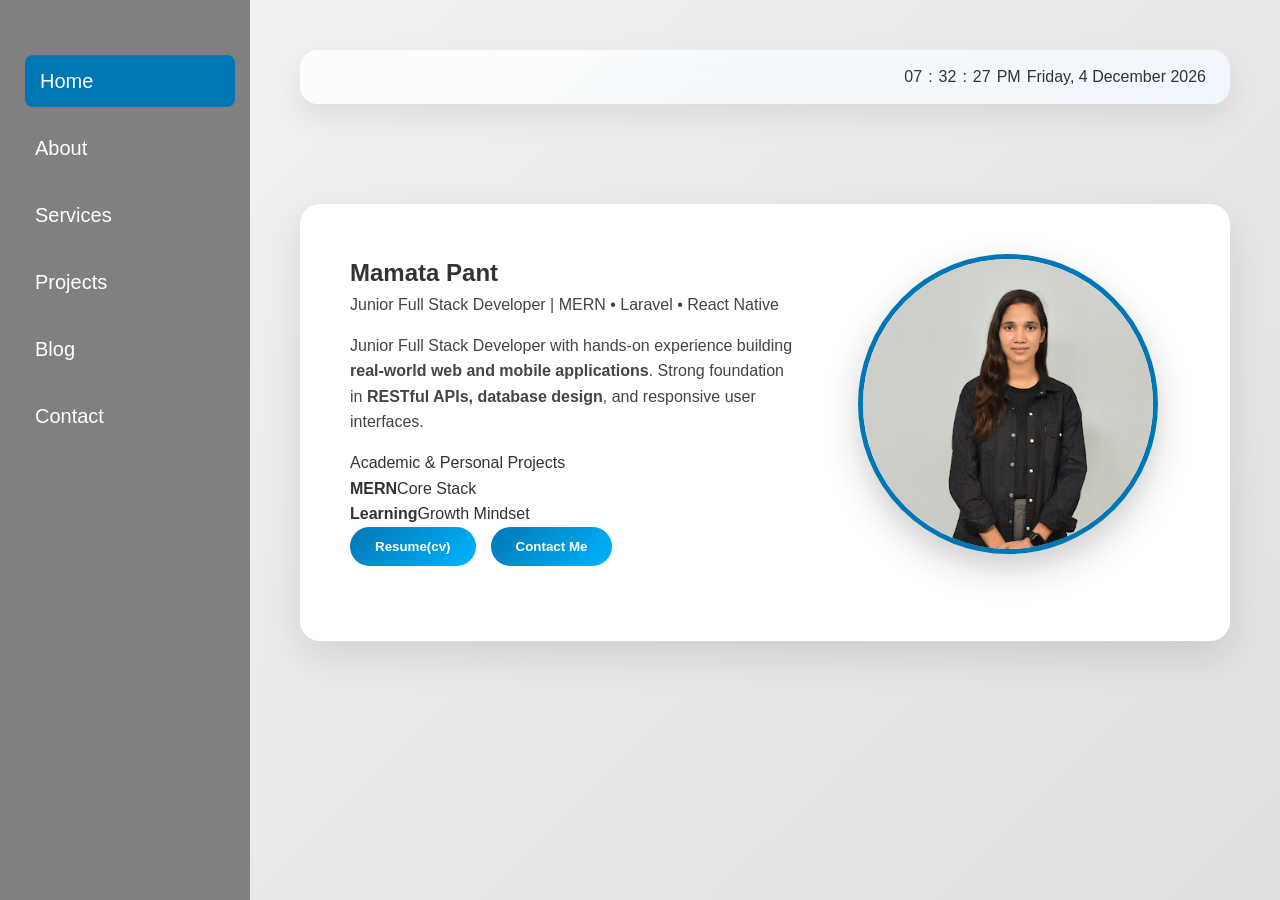
<file: frontend/index.html>
<!DOCTYPE html>
<html lang="en">
<head>
<meta charset="UTF-8">
<meta name="viewport" content="width=device-width, initial-scale=1.0">
<title>Mamata Pant | Junior Full Stack Developer</title>
<link rel="stylesheet" href="style.css">
</head>
<body>

 <div class="menu-toggle">
  <img src="hamburger.png" alt="Menu" id="open-menu">
  <img src="cross.jpg" alt="Close" id="close-menu" style="display:none;">
</div>

<div class="container">

<aside class="sidebar">
 
  <nav>
    <ul>
      <li><a class="active" href="index.html">Home</a></li>
      <li><a href="about.html">About</a></li>
      <li><a href="services.html">Services</a></li>
      <li><a href="projects.html">Projects</a></li>
      <li><a href="blog.html">Blog</a></li>
      <li><a href="contact.html">Contact</a></li>
    </ul>
  </nav>
</aside>

<main class="main">
  <!-- ===== Live Date & Time ===== -->
<div class="clock-container">
  <div class="time-box" id="hour">00</div>
  <span>:</span>
  <div class="time-box" id="minute">00</div>
  <span>:</span>
  <div class="time-box" id="second">00</div>
  <div class="ampm-box" id="ampm">AM</div>
  <div class="date-text" id="full-date"></div>
</div>

<section class="infoContainer">

<div class="devInfo">
  <h1 class="hero-name">Mamata Pant</h1>

  <p class="hero-title">
    Junior Full Stack Developer | MERN • Laravel • React Native
  </p>

  <p class="hero-summary">
    Junior Full Stack Developer with hands-on experience building
    <strong>real-world web and mobile applications</strong>.
    Strong foundation in <strong>RESTful APIs, database design</strong>,
    and responsive user interfaces.
  </p>

  <div class="hero-stats">
    <div><span>Academic & Personal Projects</span></div>
    <div><strong>MERN</strong><span>Core Stack</span></div>
    <div><strong>Learning</strong><span>Growth Mindset</span></div>
  </div>

  <div class="buttons">
    <a href="resume.html"><button class="btn">Resume(cv)</button></a>
    <a href="contact.html"><button class="btn secondary">Contact Me</button></a>
  </div>
</div>

<div class="devPic">
  <img src="me.jpg" alt="Mamata Pant">
</div>

</section>
</main>

</div>

<script src="index.js"></script>
</body>
</html>
</file>
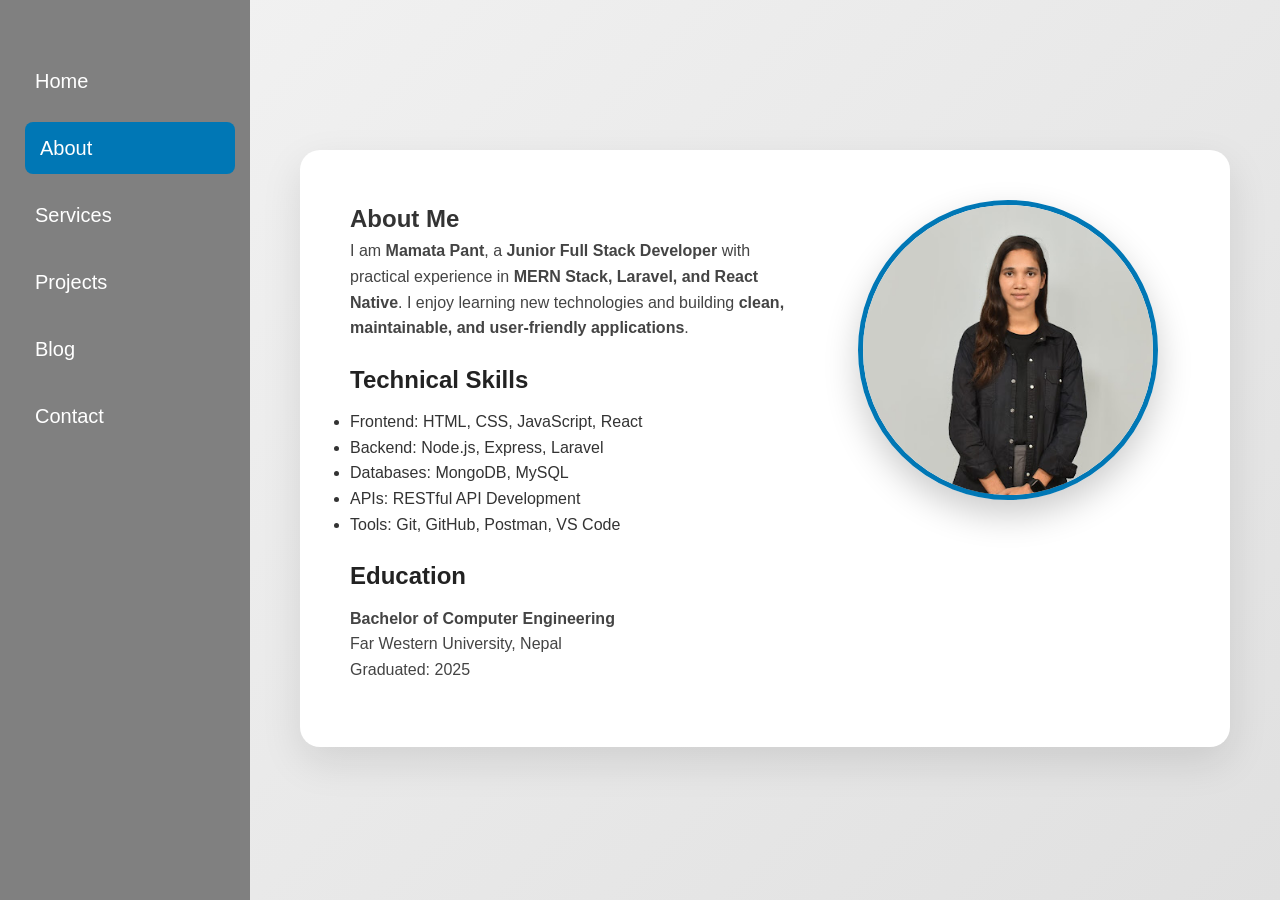
<file: frontend/about.html>
<!DOCTYPE html>
<html lang="en">
<head>
<meta charset="UTF-8">
<title>About | Mamata Pant</title>
<link rel="stylesheet" href="style.css">
</head>
<body>

<div class="container">
<aside class="sidebar">
<nav>
<ul>
<li><a href="index.html">Home</a></li>
<li><a class="active" href="about.html">About</a></li>
<li><a href="services.html">Services</a></li>
<li><a href="projects.html">Projects</a></li>
 <li><a href="blog.html">Blog</a></li>
<li><a href="contact.html">Contact</a></li>
</ul>
</nav>
</aside>

<main class="main">
<section class="infoContainer">

<div class="devInfo">
<h1>About Me</h1>

<p>
I am <strong>Mamata Pant</strong>, a <strong>Junior Full Stack Developer</strong>
with practical experience in <strong>MERN Stack, Laravel, and React Native</strong>.
I enjoy learning new technologies and building
<strong>clean, maintainable, and user-friendly applications</strong>.
</p>

<h2>Technical Skills</h2>
<ul class="list">
<li>Frontend: HTML, CSS, JavaScript, React</li>
<li>Backend: Node.js, Express, Laravel</li>
<li>Databases: MongoDB, MySQL</li>
<li>APIs: RESTful API Development</li>
<li>Tools: Git, GitHub, Postman, VS Code</li>
</ul>

<h2>Education</h2>
<p>
<strong>Bachelor of Computer Engineering</strong><br>
Far Western University, Nepal<br>
Graduated: 2025
</p>

</div>

<div class="devPic">
<img src="me.jpg">
</div>

</section>
</main>
</div>

</body>
</html>
</file>
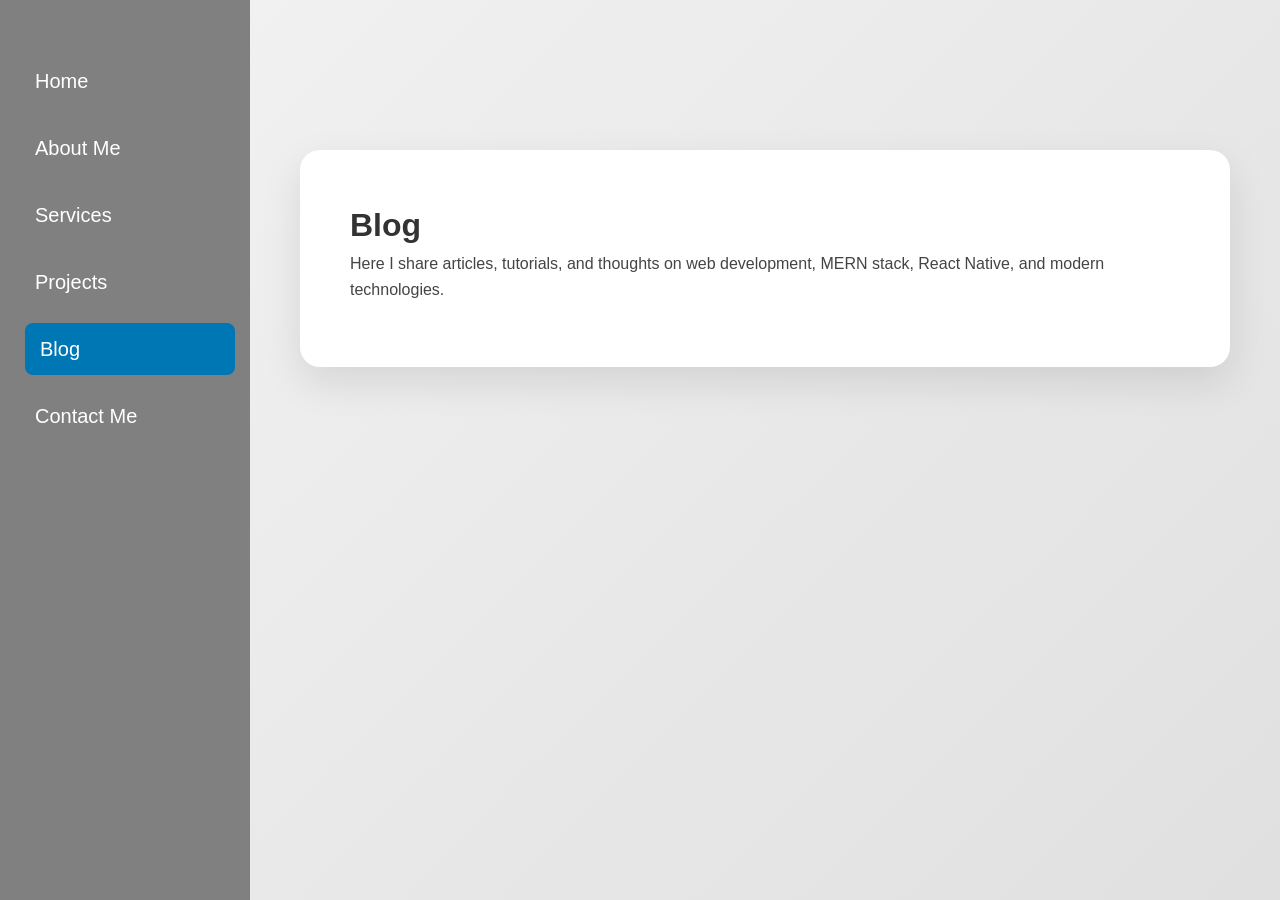
<file: frontend/blog.html>
<!DOCTYPE html>
<html lang="en">
<head>
<meta charset="UTF-8">
<meta name="viewport" content="width=device-width, initial-scale=1.0">
<title>Blog | Mamata Pant</title>
<link rel="stylesheet" href="style.css">
</head>
<body>

<div class="menu-toggle">
    <img src="hamburger.png" alt="Menu" id="open-menu">
    <img src="cross.jpg" alt="Close" id="close-menu" style="display:none;">
</div>

<div class="container">
    <div class="sidebar">
        <nav>
            <ul>
                <li><a href="index.html">Home</a></li>
                <li><a href="about.html">About Me</a></li>
                <li><a href="services.html">Services</a></li>
                <li><a href="projects.html">Projects</a></li>
                <li><a href="blog.html" class="active">Blog</a></li>
                <li><a href="contact.html">Contact Me</a></li>
            </ul>
        </nav>
    </div>

    <div class="main">
        <div class="infoContainer">
            <div class="devInfo">
                <h1>Blog</h1>
                <p>
                    Here I share articles, tutorials, and thoughts on web development, MERN stack, React Native, and modern technologies.
                </p>
            </div>
        </div>
    </div>
</div>
<script src="index.js"></script>
</body>
</html>
</file>
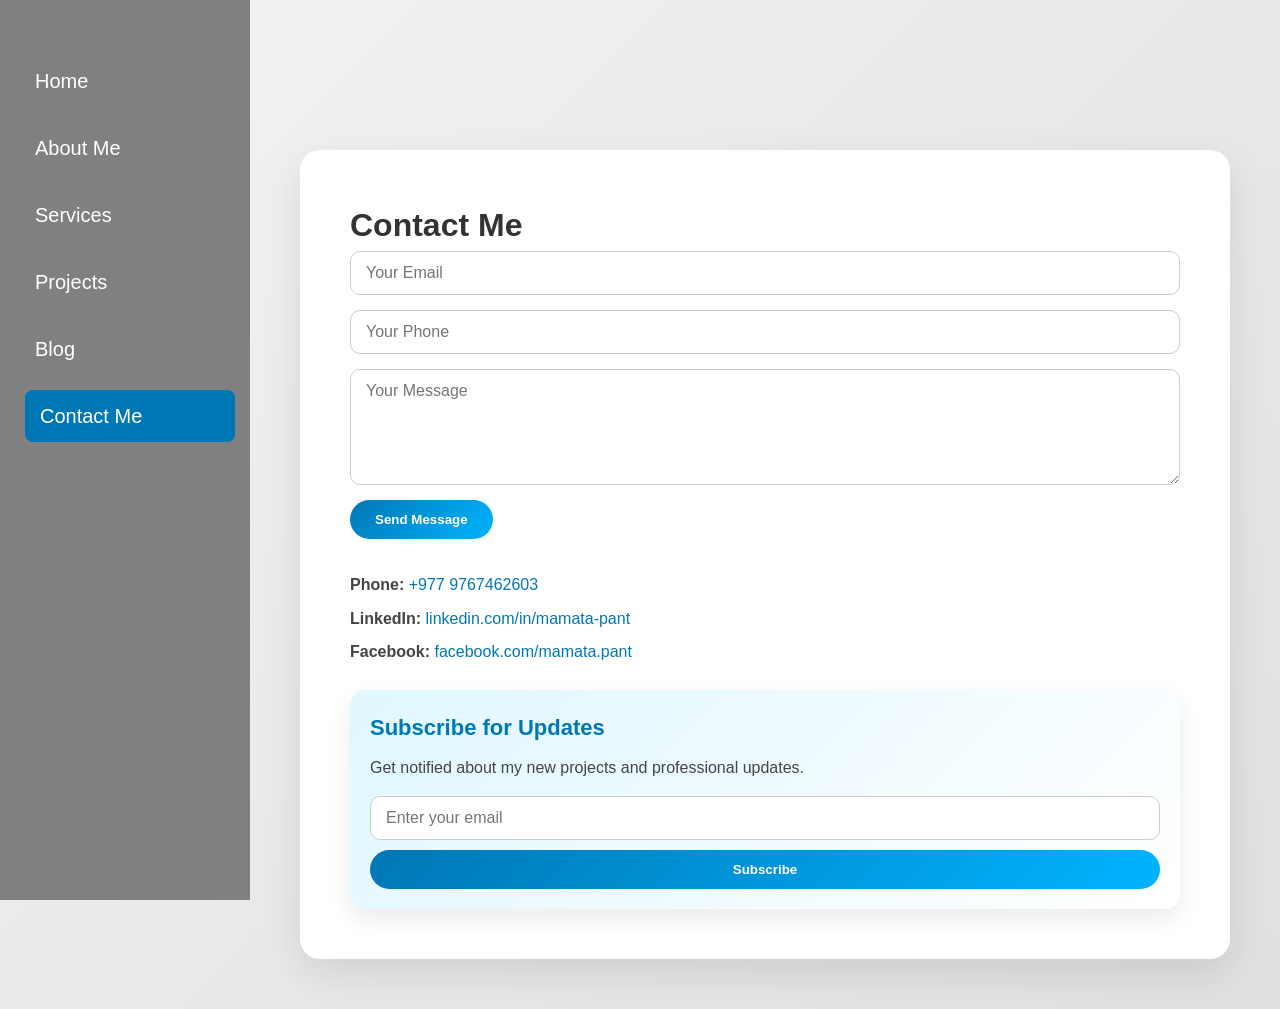
<file: frontend/contact.html>
<!DOCTYPE html>
<html lang="en">
<head>
<meta charset="UTF-8">
<meta name="viewport" content="width=device-width, initial-scale=1.0">
<title>Contact | Mamata Pant</title>
<link rel="stylesheet" href="style.css">
</head>
<body>

<div class="menu-toggle">
    <img src="hamburger.png" alt="Menu" id="open-menu">
    <img src="cross.jpg" alt="Close" id="close-menu" style="display:none;">
</div>

<div class="container">
    <div class="sidebar">
        <nav>
            <ul>
                <li><a href="index.html">Home</a></li>
                <li><a href="about.html">About Me</a></li>
                <li><a href="services.html">Services</a></li>
                <li><a href="projects.html">Projects</a></li>
                <li><a href="blog.html">Blog</a></li>
                <li><a href="contact.html" class="active">Contact Me</a></li>
            </ul>
        </nav>
    </div>

    <div class="main">
        <div class="infoContainer">
            <div class="devInfo">
                <h1>Contact Me</h1>
                <form id="contactForm">
                    <input type="email" name="email" placeholder="Your Email" required>
                    <input type="text" name="phone" placeholder="Your Phone">
                    <textarea name="message" rows="5" placeholder="Your Message" required></textarea>
                    <div class="buttons">
                        <button type="submit" class="btn">Send Message</button>
                    </div>
                </form>

                <div class="extraContactInfo">
                    <p><strong>Phone:</strong> <a href="tel:+9779767462603">+977 9767462603</a></p>
                    <p><strong>LinkedIn:</strong> <a href="https://www.linkedin.com/in/er-mamata-panta-819453253/" target="_blank">linkedin.com/in/mamata-pant</a></p>
                    <p><strong>Facebook:</strong> <a href="https://www.facebook.com/" target="_blank">facebook.com/mamata.pant</a></p>
                </div>

                <div class="subscribeBox">
                    <h3>Subscribe for Updates</h3>
                    <p>Get notified about my new projects and professional updates.</p>
                    <form id="subscribeForm">
                        <input type="email" name="email" placeholder="Enter your email" required>
                        <button type="submit" class="btn">Subscribe</button>
                    </form>
                </div>

            </div>
        </div>
    </div>
</div>

<script src="index.js"></script>
</body>
</html>
</file>
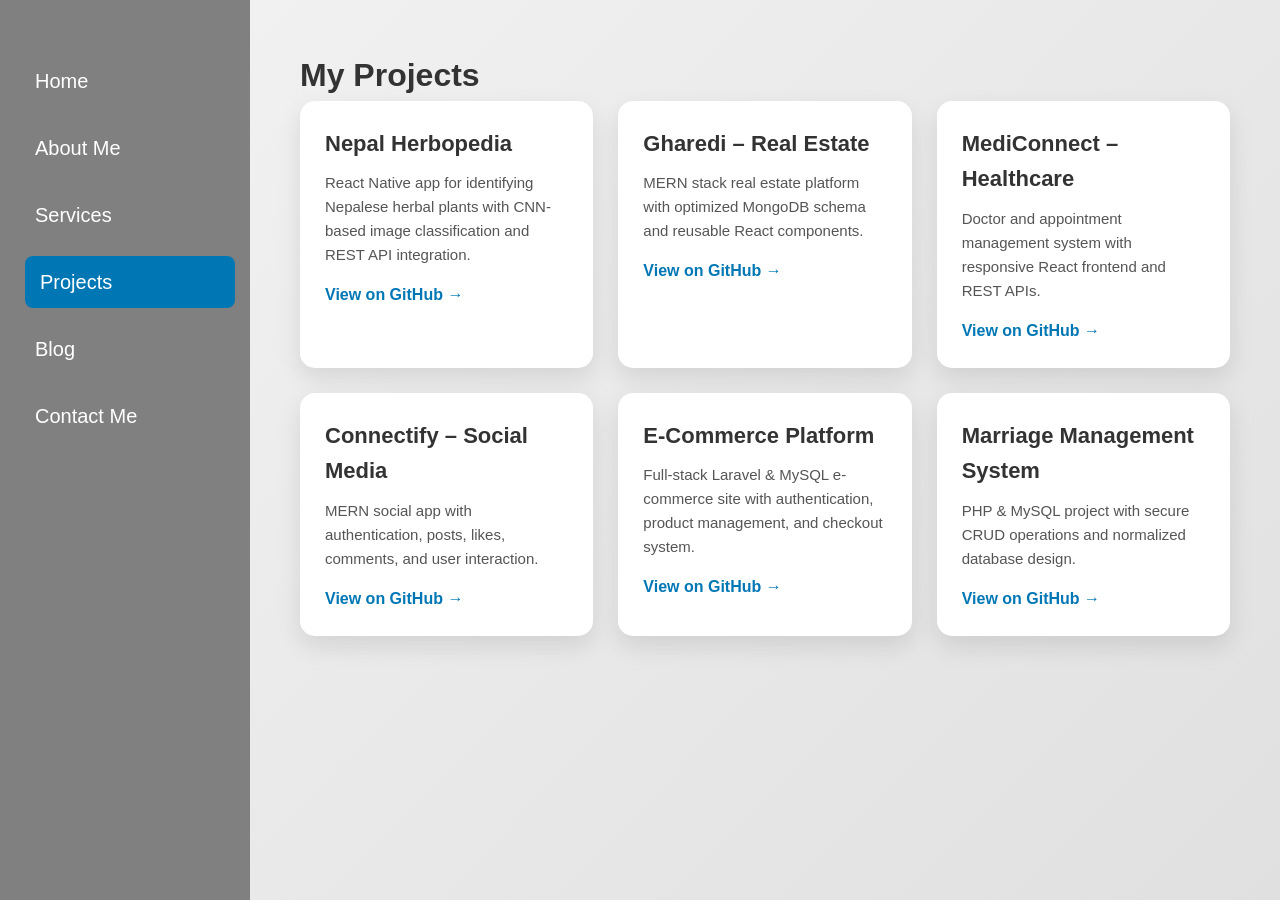
<file: frontend/projects.html>
<!DOCTYPE html>
<html lang="en">
<head>
  <meta charset="UTF-8">
  <meta name="viewport" content="width=device-width, initial-scale=1.0">
  <title>Projects | Mamata Pant</title>
  <link rel="stylesheet" href="style.css">
</head>
<body>
<div class="menu-toggle">
  <img src="hamburger.png" class="hamburger">
  <img src="cross.jpg" class="cross">
</div>
<div class="container">
  <div class="sidebar">
    <nav>
      <ul>
        <li><a href="index.html">Home</a></li>
        <li><a href="about.html">About Me</a></li>
        <li><a href="services.html">Services</a></li>
        <li><a href="projects.html" class="active">Projects</a></li>
        <li><a href="blog.html">Blog</a></li>
        <li><a href="contact.html">Contact Me</a></li>
      </ul>
    </nav>
  </div>

  <div class="main">
    <div class="projectsContainer">
      <h1 class="pageTitle">My Projects</h1>
      <div class="projectsGrid">

        <div class="projectCard">
          <h2>Nepal Herbopedia</h2>
          <p>React Native app for identifying Nepalese herbal plants with CNN-based image classification and REST API integration.</p>
          <a href="https://github.com/PANTA-MAMTA/Nepal-Herbopedia-app.git" target="_blank">View on GitHub →</a>
        </div>

        <div class="projectCard">
          <h2>Gharedi – Real Estate</h2>
          <p>MERN stack real estate platform with optimized MongoDB schema and reusable React components.</p>
          <a href="https://github.com/PantaMamta/Garedi" target="_blank">View on GitHub →</a>
        </div>

        <div class="projectCard">
          <h2>MediConnect – Healthcare</h2>
          <p>Doctor and appointment management system with responsive React frontend and REST APIs.</p>
          <a href="https://github.com/PantaMamta/MediConnect" target="_blank">View on GitHub →</a>
        </div>

        <div class="projectCard">
          <h2>Connectify – Social Media</h2>
          <p>MERN social app with authentication, posts, likes, comments, and user interaction.</p>
          <a href="https://github.com/PantaMamta/Socialcircleconnection.git" target="_blank">View on GitHub →</a>
        </div>

        <div class="projectCard">
          <h2>E-Commerce Platform</h2>
          <p>Full-stack Laravel & MySQL e-commerce site with authentication, product management, and checkout system.</p>
          <a href="https://github.com/PANTA-MAMTA/e-Comm-website-Project-laravel.git" target="_blank">View on GitHub →</a>
        </div>

        <div class="projectCard">
          <h2>Marriage Management System</h2>
          <p>PHP & MySQL project with secure CRUD operations and normalized database design.</p>
          <a href="https://github.com/Sammy4447/minorproject.git" target="_blank">View on GitHub →</a>
        </div>

      </div>
    </div>
  </div>
</div>

</body>
</html>
</file>
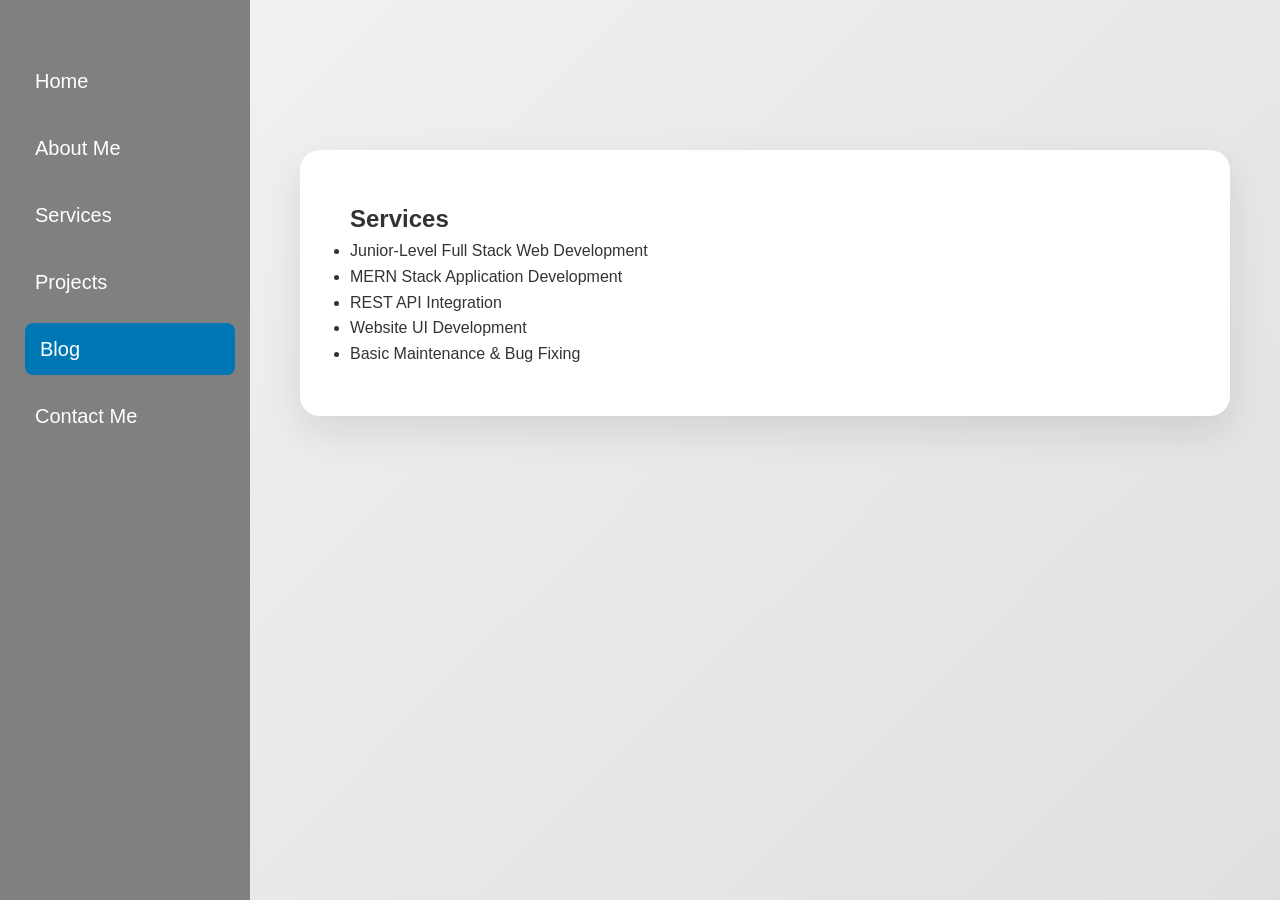
<file: frontend/services.html>
<!DOCTYPE html>
<html>
<head>
<title>Services | Mamata Pant</title>
<link rel="stylesheet" href="style.css">
</head>
<body>

<div class="container">
<aside class="sidebar">
<nav>
<ul>
  <li><a href="index.html">Home</a></li>
                <li><a href="about.html">About Me</a></li>
                <li><a href="services.html">Services</a></li>
                <li><a href="projects.html">Projects</a></li>
                <li><a href="blog.html" class="active">Blog</a></li>
               <li><a href="contact.html">Contact Me</a></li>
</ul>
</nav>
</aside>

<main class="main">
<section class="infoContainer">
<div class="devInfo">
<h1>Services</h1>
<ul class="list">
<li>Junior-Level Full Stack Web Development</li>
<li>MERN Stack Application Development</li>
<li>REST API Integration</li>
<li>Website UI Development</li>
<li>Basic Maintenance & Bug Fixing</li>
</ul>
</div>
</section>
</main>
</div>

</body>
</html>
</file>
<file: frontend/style.css>
/* ===== Global Styles ===== */

/* ===== Global Styles & Reset ===== */
* {
    margin: 0;
    padding: 0;
    box-sizing: border-box;
    font-family: 'Poppins', sans-serif;
}

/* ===== Global Styles & Reset ===== */
* {
    margin: 0;
    padding: 0;
    box-sizing: border-box;
    font-family: 'Poppins', sans-serif;
}

:root {
    --primary: #0077b5;
    --accent: #00b4ff;
    --dark: #1f1f1f;
}

body {
    background: #f3f3f3;
}

/* ===== Sidebar (Desktop) ===== */
.sidebar {
    background: var(--dark);
    width: 250px;
    height: 100vh;
    position: fixed;
    top: 0;
    left: 0;
    padding-top: 40px;
    z-index: 1000;
    transition: all 0.3s ease;
}

.sidebar nav ul {
    list-style: none;
    padding: 0 20px;
}

.sidebar nav li {
    margin: 15px 0;
}

.sidebar nav li a {
    color: #fff;
    text-decoration: none;
    padding: 10px 15px;
    display: block;
    border-radius: 8px;
}

.sidebar nav li a:hover, .sidebar nav li a.active {
    background: var(--primary);
}

/* ===== Main Content ===== */
.main {
    margin-left: 250px;
    padding: 40px;
    transition: all 0.3s ease;
}

/* ===== Menu Toggle (Mobile Only) ===== */
.menu-toggle {
    display: none; /* Hidden on Desktop */
    position: fixed;
    top: 20px;
    left: 20px;
    z-index: 1100;
    cursor: pointer;
}

.menu-toggle img {
    width: 35px;
    height: 35px;
}

/* ===== Responsive Media Query ===== */
@media screen and (max-width: 1000px) {
    .menu-toggle {
        display: block; /* Show toggle on Mobile */
    }

    .sidebar {
        left: -250px; /* Hide sidebar off-screen */
    }

    .sidebar.active {
        left: 0; /* Slide in when active */
    }

    .main {
        margin-left: 0;
        width: 100%;
    }
}

/* Add your existing projectCard and form styles below here... */
:root {
    --primary: #0077b5;
    --accent: #00b4ff;
    --dark: #1f1f1f;
}

body {
    background: #f3f3f3;
}

/* ===== Sidebar (Desktop) ===== */
.sidebar {
    background: var(--dark);
    width: 250px;
    height: 100vh;
    position: fixed;
    top: 0;
    left: 0;
    padding-top: 40px;
    z-index: 1000;
    transition: all 0.3s ease;
}

.sidebar nav ul {
    list-style: none;
    padding: 0 20px;
}

.sidebar nav li {
    margin: 15px 0;
}

.sidebar nav li a {
    color: #fff;
    text-decoration: none;
    padding: 10px 15px;
    display: block;
    border-radius: 8px;
}

.sidebar nav li a:hover, .sidebar nav li a.active {
    background: var(--primary);
}

/* ===== Main Content ===== */
.main {
    margin-left: 250px;
    padding: 40px;
    transition: all 0.3s ease;
}


/* ===== Responsive Media Query ===== */
@media screen and (max-width: 1000px) {
    .menu-toggle {
        display: block; /* Show toggle on Mobile */
    }

    .sidebar {
        left: -250px; /* Hide sidebar off-screen */
    }

    .sidebar.active {
        left: 0; /* Slide in when active */
    }

    .main {
        margin-left: 0;
        width: 100%;
    }
}

/* Add your existing projectCard and form styles below here... */

/* ===== Root Variables ===== */
:root {
  --primary: #0077b5;
  --accent: #00b4ff;
  --dark: #1f1f1f;
}

/* ===== Body ===== */
body {
  background: linear-gradient(135deg, #f3f3f3 0%, #e0e0e0 100%);
  color: #333;
  line-height: 1.6;
}

/* ===== Links ===== */
a {
  text-decoration: none;
  color: var(--primary);
  transition: 0.3s;
}
a:hover {
  color: var(--accent);
}

/* ===== Container ===== */
.container {
  display: flex;
  min-height: 100vh;
  transition: all 0.3s ease;
}

/* ===== Sidebar ===== */
.sidebar {
  background: gray;
  width: 250px;
  height: 100vh;
  position: fixed;
  top: 0;
  left: 0;
  padding-top: 40px;
  z-index: 1000;
  transition: all 0.3s ease;
}
.sidebar nav ul {
  list-style: none;
  padding: 0 20px;
}
.sidebar nav li {
  margin: 15px 0;
  font-size: 20px;
}
.sidebar nav li a {
  color: #fff;
  padding: 10px 15px;
  display: block;
  border-radius: 8px;
  transition: all 0.3s ease;
}
.sidebar nav li a:hover,
.sidebar nav li a.active {
  background: var(--primary);
  transform: translateX(5px);
}

/* ===== Main Content ===== */
.main {
  margin-left: 250px;
  width: calc(100% - 250px);
  padding: 50px;
  transition: all 0.3s ease;
}

/* ===== Info Container ===== */
.infoContainer {
  display: flex;
  justify-content: space-between;
  flex-wrap: wrap;
  background: #fff;
  padding: 50px;
  border-radius: 20px;
  box-shadow: 0 15px 40px rgba(0, 0, 0, 0.1);
  gap: 40px;
  transition: 0.3s;
  margin-top:100px;
}

/* ===== Developer Info ===== */
.devInfo {
  flex: 1 1 400px;
}
.devInfo .hello {
  font-size: 24px;
  color: #555;
  margin-bottom: 10px;
}
.devInfo .name {
  font-size: 48px;
  font-weight: 700;
  background: linear-gradient(90deg, var(--primary), var(--accent));
  -webkit-background-clip: text;
  -webkit-text-fill-color: transparent;
  margin-bottom: 10px;
}
.devInfo .aboutRole {
  font-size: 20px;
  color: #555;
  margin-bottom: 25px;
  font-weight: 500;
}
.devInfo .moreabout {
  font-size: 16px;
  color: #555;
  margin-bottom: 30px;
  line-height: 1.7;
}
.devInfo p {
  font-size: 16px;
  margin-bottom: 15px;
  color: #444;
}
.devInfo h2 {
  font-size: 24px;
  color: #222;
  margin: 20px 0 10px;
}
.devInfo ul.moreabout {
  list-style: none;
  padding-left: 0;
}
.devInfo ul.moreabout li {
  margin-bottom: 10px;
  font-size: 16px;
  position: relative;
  padding-left: 22px;
}
.devInfo ul.moreabout li::before {
  content: "✔";
  position: absolute;
  left: 0;
  color: var(--primary);
}

/* ===== Buttons ===== */
.buttons {
  display: flex;
  gap: 15px;
  flex-wrap: wrap;
  margin-bottom: 25px;
}
.btn {
  padding: 12px 25px;
  border-radius: 25px;
  background: linear-gradient(135deg, var(--primary), var(--accent));
  color: white;
  font-weight: 600;
  border: none;
  cursor: pointer;
  transition: all 0.3s ease;
}
.btn:hover {
  transform: translateY(-3px) scale(1.05);
  box-shadow: 0 8px 25px rgba(0, 0, 0, 0.2);
}

/* ===== Profile Image ===== */
.devPic {
  flex: 1 1 300px;
  text-align: center;
}
.devPic img {
  width: 100%;
  max-width: 300px;
  border-radius: 50%;
  border: 5px solid var(--primary);
  box-shadow: 0 15px 35px rgba(0, 0, 0, 0.2);
  transition: transform 0.3s ease, box-shadow 0.3s ease;
}
.devPic img:hover {
  transform: scale(1.08) rotate(2deg);
}

/* ===== Projects Grid ===== */
.projectsGrid {
  display: grid;
  grid-template-columns: repeat(auto-fit, minmax(280px, 1fr));
  gap: 25px;
}
.projectCard {
  background: #fff;
  padding: 25px;
  border-radius: 15px;
  box-shadow: 0 10px 25px rgba(0, 0, 0, 0.1);
  transition: transform 0.3s ease, box-shadow 0.3s ease;
}
.projectCard:hover {
  transform: translateY(-5px);
  box-shadow: 0 15px 35px rgba(0, 0, 0, 0.2);
}
.projectCard h2 {
  font-size: 22px;
  margin-bottom: 10px;
}
.projectCard p {
  font-size: 15px;
  margin-bottom: 15px;
  color: #555;
}
.projectCard a {
  font-weight: 600;
  color: var(--primary);
  transition: 0.3s;
}
.projectCard a:hover {
  color: var(--accent);
  text-decoration: underline;
}

/* ===== Forms ===== */
form {
  display: flex;
  flex-direction: column;
  gap: 15px;
}
form input,
form textarea {
  padding: 12px 15px;
  border-radius: 10px;
  border: 1px solid #ccc;
  font-size: 16px;
  transition: border 0.3s ease, box-shadow 0.3s ease;
}
form input:focus,
form textarea:focus {
  border-color: var(--primary);
  box-shadow: 0 5px 15px rgba(0, 123, 255, 0.2);
  outline: none;
}

/* ===== Extra Contact Info ===== */
.extraContactInfo p {
  margin: 8px 0;
  font-size: 16px;
}
.subscribeBox {
  margin-top: 25px;
  padding: 20px;
  background: linear-gradient(135deg, #e0f7ff, #fff);
  border-radius: 15px;
  box-shadow: 0 10px 25px rgba(0, 0, 0, 0.08);
}
.subscribeBox h3 {
  margin-bottom: 10px;
  font-size: 22px;
  color: var(--primary);
}
.subscribeBox form {
  display: flex;
  gap: 10px;
  flex-wrap: wrap;
}
.subscribeBox input {
  flex: 1;
}


/* Sidebar hidden for small screens */
.sidebar {
  transition: all 0.3s ease;
}
.sidebar.active {
  left: 0 !important;
}

/* ===== Responsive ===== */
@media screen and (max-width: 1000px) {
  .menu-toggle {
    display: block;
  }
  .sidebar {
    width: 220px;
    position: fixed;
    left: -250px;
  }
  .sidebar.active {
    left: 0;
  }
  .main {
    margin-left: 0;
    width: 100%;
    padding: 30px;
  }
  .infoContainer {
    flex-direction: column;
    padding: 30px;
  }
}

@media screen and (max-width: 600px) {
  .devInfo h1 {
    font-size: 32px;
  }
  .devInfo .aboutRole {
    font-size: 18px;
  }
  .pageTitle {
    font-size: 28px;
  }
  .projectCard h2 {
    font-size: 20px;
  }
}


.clock-container {
  display: flex;
  align-items: center;
  justify-content: flex-end;
  gap: 6px;

  background: linear-gradient(
    135deg,
    rgba(255, 255, 255, 0.85),
    rgba(240, 248, 255, 0.85)
  );

  padding: 14px 24px;
  border-radius: 18px;
  margin-bottom: 35px;

  box-shadow: 0 12px 30px rgba(0, 0, 0, 0.08);
  backdrop-filter: blur(14px);

  font-family: "Segoe UI", sans-serif;
}
</file>
